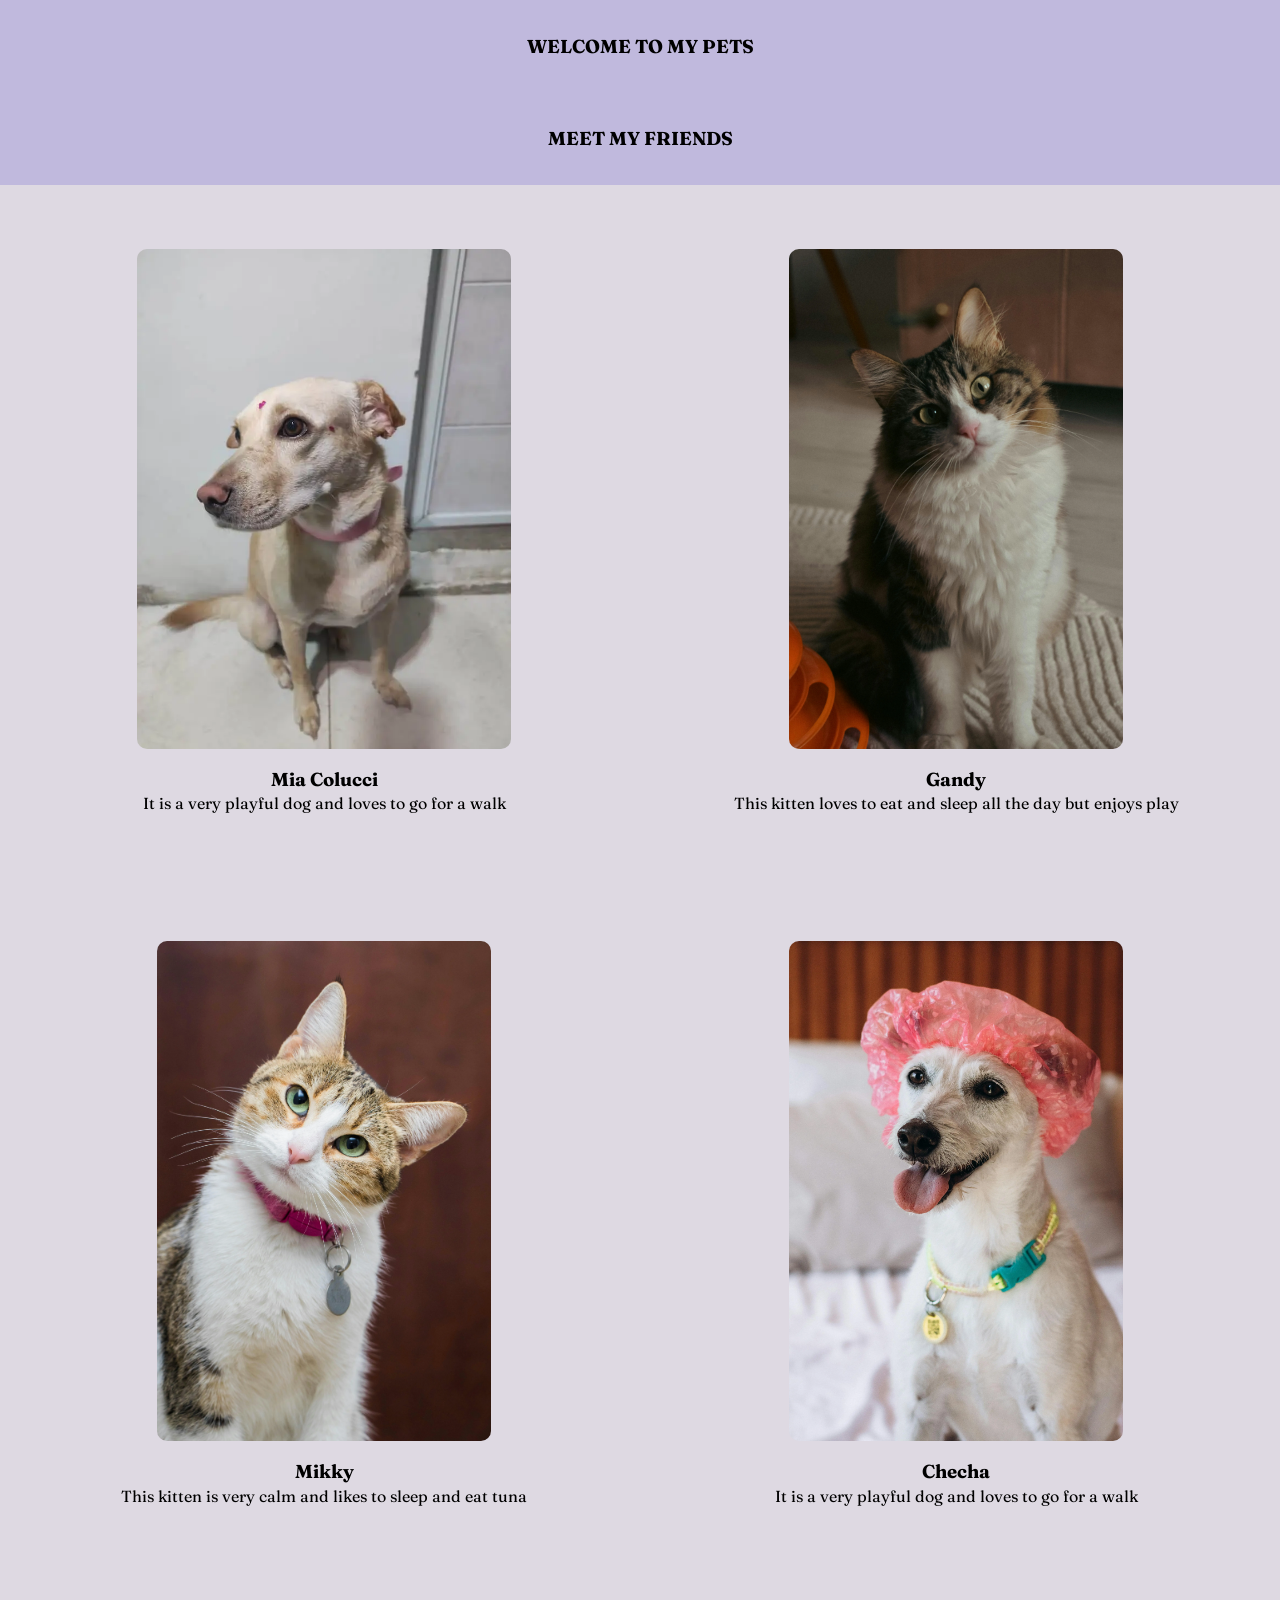
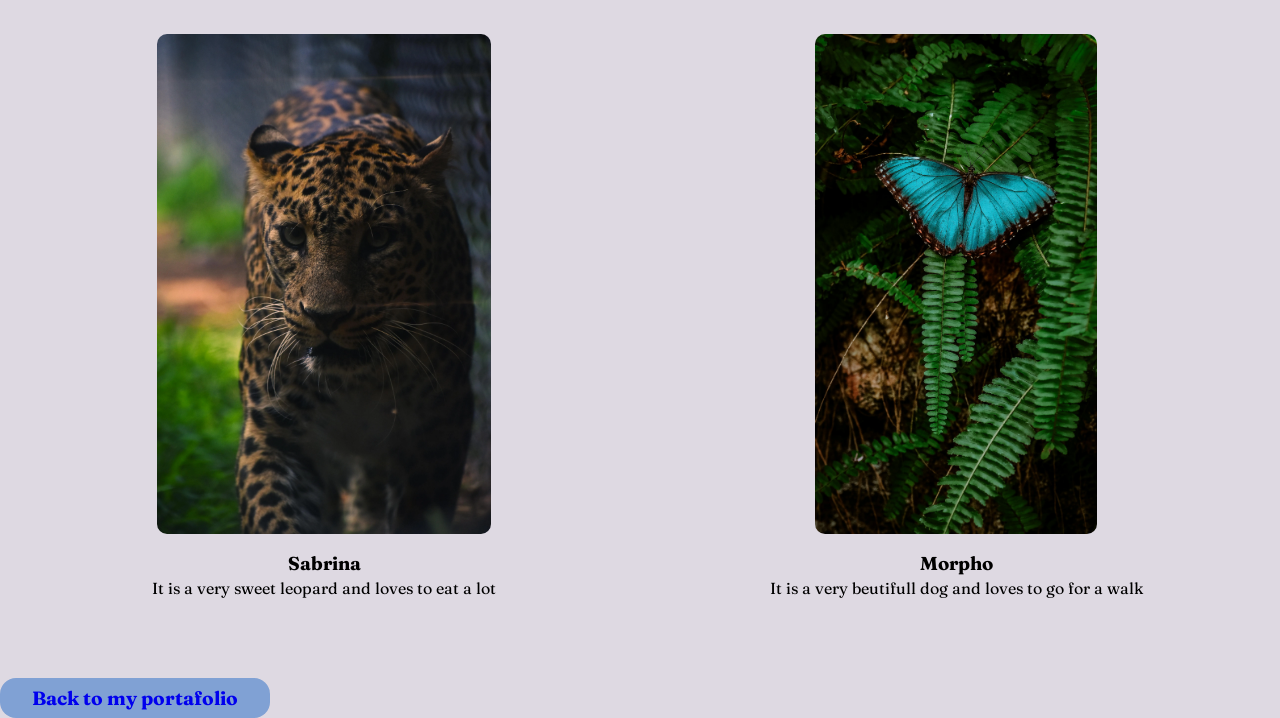
<file: src/view/pets.html>
<!DOCTYPE html>
<html lang="en">

<head>
    <meta charset="UTF-8">
    <meta name="viewport" content="width=device-width, initial-scale=1.0">
    <meta name="description" content="my pets">
    <meta name="author" content="Daniella zapata">
    <title> My pets </title>
    <link rel="stylesheet" href="/src/css/pets.css">

    <link
        href="https://fonts.googleapis.com/css2?family=Fraunces:ital,opsz,wght@0,9..144,100..900;1,9..144,100..900&family=Poppins:ital,wght@0,100;0,200;0,300;0,400;0,500;0,600;0,700;0,800;0,900;1,100;1,200;1,300;1,400;1,500;1,600;1,700;1,800;1,900&display=swap"
        rel="stylesheet">
    </link>
</head>

<body>
    <header>
        <section class="header-titlle">
            <article class="Title">
                <h1> WELCOME TO MY PETS </h1>
            </article>
        </section>

    </header>
    <main>

        <article class="text-pets">
            <h3> MEET MY FRIENDS </h3>
        </article>
        <section class="galery-container">
            <article class="pet-card">
                <img src="/public/img/Mia.webp" alt="Photo of my dog">
                <h3> Mia Colucci </h3>
                <p> It is a very playful dog and loves to go for a walk </p>
            </article>
            <article class="pet-card">
                <img src="/public/img/Gandy.webp" alt="Photo of my cat">
                <h3> Gandy </h3>
                <p> This kitten loves to eat and sleep all the day but enjoys play </p>
            </article>

            <article class="pet-card">
                <img src="/public/img/mikky.webp" alt="Photo of my second cat">
                <h3> Mikky </h3>
                <p> This kitten is very calm and likes to sleep and eat tuna </p>
            </article>
            <article class="pet-card">
                <img src="/public/img/Checha.webp" alt="Photo of my dog">
                <h3> Checha </h3>
                <p> It is a very playful dog and loves to go for a walk </p>
            </article>
            <article class="pet-card">
                <img src="/public/img/Sabrina.webp" alt="Photo of my dog">
                <h3> Sabrina </h3>
                <p> It is a very sweet leopard and loves to eat a lot </p>
            </article>
            <article class="pet-card">
                <img src="/public/img/Morpho.webp" alt="Photo of my dog">
                <h3> Morpho </h3>
                <p> It is a very beutifull dog and loves to go for a walk </p>
            </article>

        </section>


    </main>
    <footer>
        <div class="back">
    <a href="/index.html">Back to my portafolio</a>
    </div>
    </footer>

</body>
</file>
<file: src/css/pets.css>
body {
    background-color: #ded9e2 ;
    margin: 0;
    padding: 0;
}

.header-titlle {
    background-color: #c0b9dd;
    color: black;
    display: flex;
    justify-content: center;
    font-family: 'Fraunces', serif;
    padding: 1rem;

}


.galery-container {

    font-family: 'Fraunces', serif;
    display: grid;
    grid-template-columns: 2fr 2fr;
    justify-items: center;
    gap: 3rem;
    padding: 2rem;

}

.text-pets {
    background-color: #c0b9dd;
    display: flex;
    justify-content: center;
    font-family: 'Fraunces', serif;
    padding: 1rem;
}

.pet-card {

    display: flex;
    flex-direction: column;
    align-items: center;
    width: 30rem;
    justify-content: center;
    padding: 2rem 1rem;


}

.pet-card:hover {

    background-color: #80a1d4;
    border-radius: 2rem;
    box-shadow: 0 4px 10px rgba(0, 0, 0, 0.2);
    ;
    text-align: center;
}

.pet-card img {
    max-width:100%;
    border-radius: 10px;
    height: 500px;
    object-fit: cover;

}

.pet-card p {
    margin-top: -1rem;
    font-family: 'Fraunces', serif;

}

.back {
    background-color: #80a1d4;
    padding: 0.5rem 2rem;
    border: none;
    border-radius: 1rem;
    font-size: 1.2rem;
    font-family: 'Fraunces', serif;
    font-weight: bold;
    width: fit-content;
}

.back a {
    text-decoration: none;
    transition: 0.3s;
}

.back a:hover {
    color: floralwhite;
}

/* ── TABLET (max 1024px) ── */
@media (max-width: 1024px) {
    .galery-container {
        grid-template-columns: 1fr 1fr;
        gap: 2rem;
        padding: 1.5rem;
    }

    .pet-card {
        width: 100%;
    }

    .pet-card img {
        
        height: 350px;
    }
}

/* ── MOBILE (max 600px) ── */
@media (max-width: 600px) {
    .galery-container {
        grid-template-columns: 1fr;
        gap: 1.5rem;
        padding: 1rem;
    }

    .pet-card {
        width: 100%;
        padding: 1rem 0.5rem;
    }

    .pet-card img {
        width: 50%;
        height: auto;
        /* ← Cambia de 280px a auto */
        object-fit: unset;
        /* ← Elimina el recorte */
    }

    .pet-card p {
        margin-top: 0.5rem;
        text-align: center;
    }

    .back {
        font-size: 1rem;
        padding: 0.5rem 1.5rem;
    }

    .header-titlle {
        font-size: 1.0rem;
        text-align: center;
    }
}
</file>
